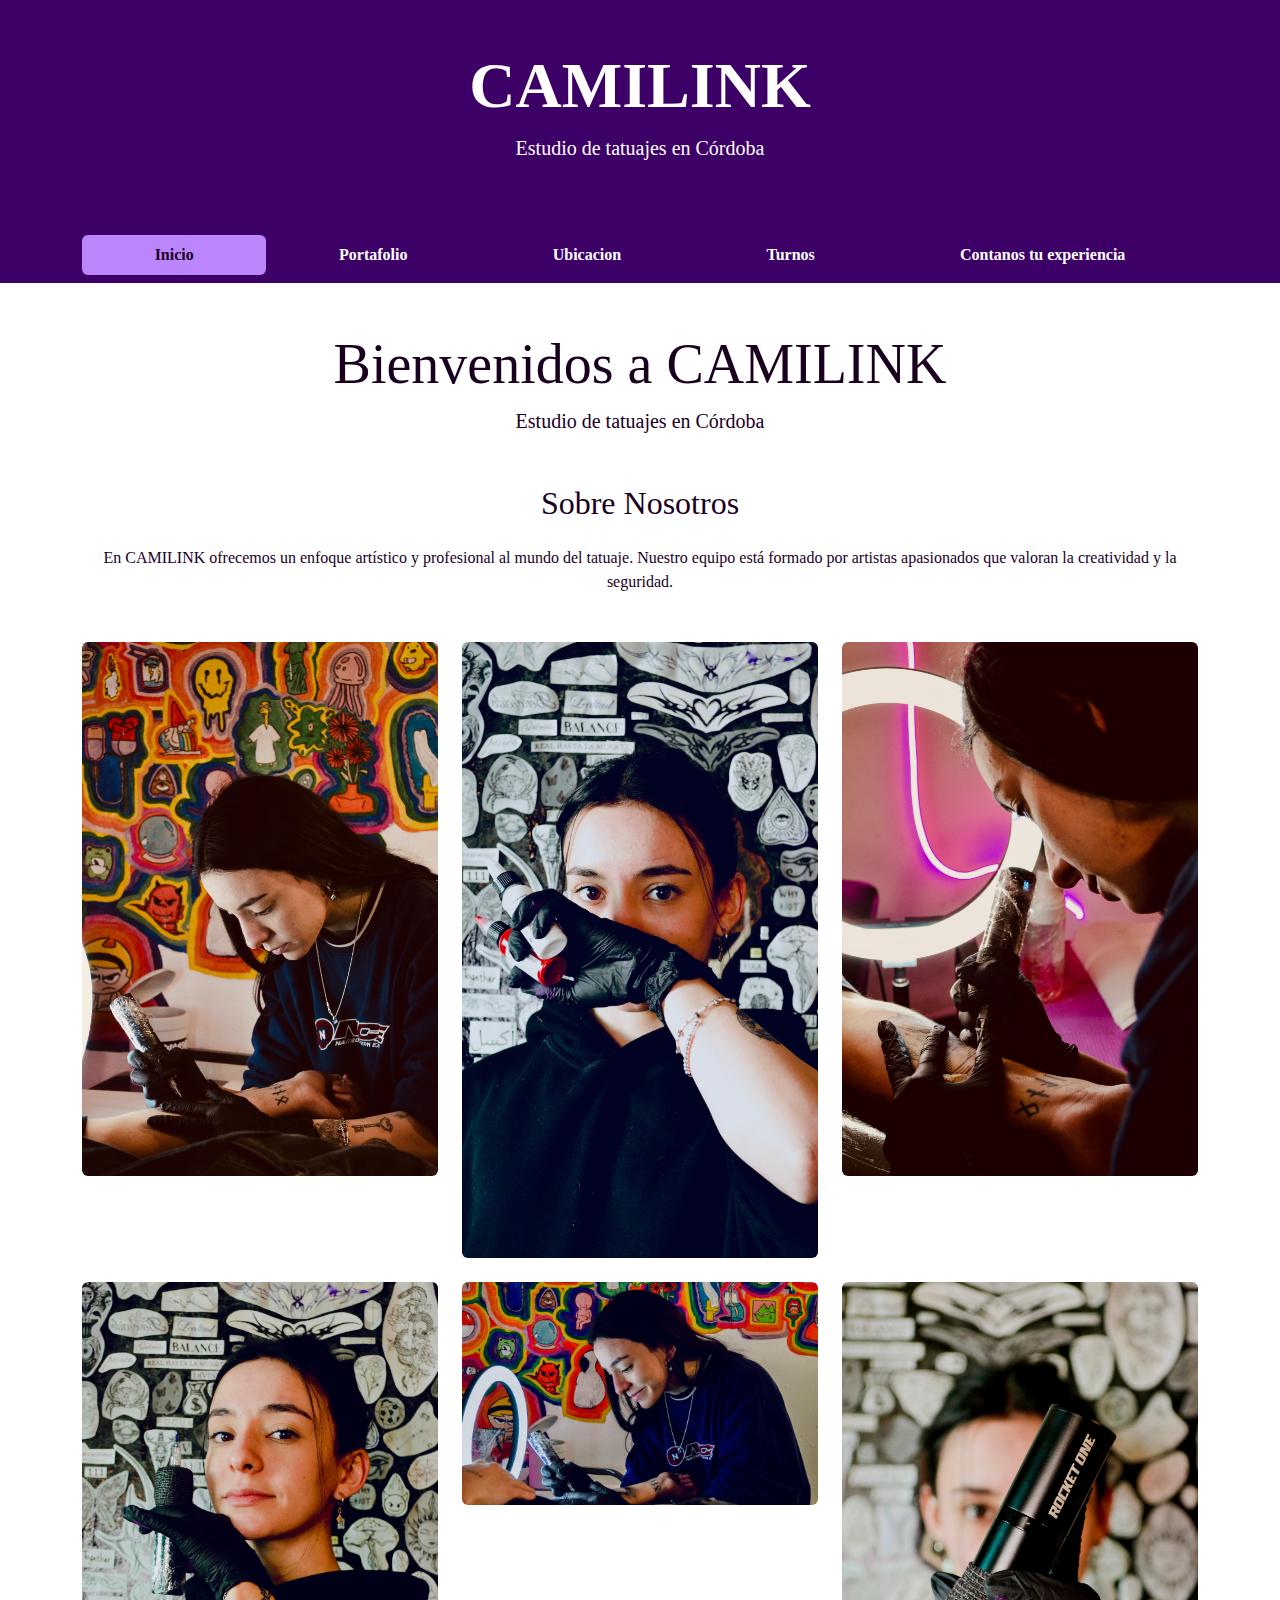
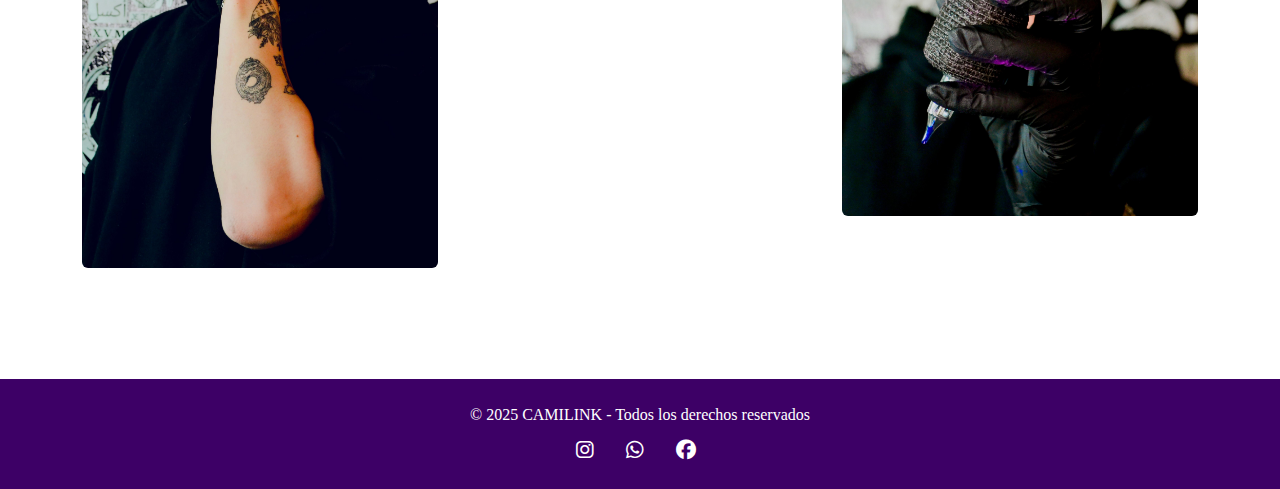
<file: index.html>
<!DOCTYPE html>
<html lang="es">
<head>
  <meta charset="UTF-8">
  <title>CAMILINK - Inicio</title>
  <meta name="viewport" content="width=device-width, initial-scale=1">
  <link href="https://cdn.jsdelivr.net/npm/bootstrap@5.3.0/dist/css/bootstrap.min.css" rel="stylesheet">
  <link rel="stylesheet" href="css/style.css">
  <link rel="stylesheet" href="https://cdnjs.cloudflare.com/ajax/libs/font-awesome/6.5.0/css/all.min.css">

</head>
<body>

<header class="text-white py-5 text-center">
  <div class="container">
    <h1 class="display-3 fw-bold">CAMILINK</h1>
    <p class="lead">Estudio de tatuajes en Córdoba</p>
  </div>

</header>

<nav class="navbar navbar-expand-lg navbar-dark sticky-top">
  <div class="container"> 
    <button class="navbar-toggler ms-auto" type="button" data-bs-toggle="collapse" data-bs-target="#menuPills">
      <span class="navbar-toggler-icon"></span>
    </button>
    <div class="collapse navbar-collapse" id="menuPills">
      <ul class="navbar-nav nav nav-pills nav-fill w-100 mt-3 mt-lg-0">
        <li class="nav-item">
          <a class="nav-link active" href="index.html">Inicio</a>
        </li>
        <li class="nav-item">
          <a class="nav-link" href="pages/portafolio.html">Portafolio</a>
        </li>
        <li class="nav-item">
          <a class="nav-link" href="pages/ubicacion.html">Ubicacion</a>
        </li>
        <li class="nav-item">
          <a class="nav-link" href="pages/turnos.html">Turnos</a>
        </li>
        <li class="nav-item">
          <a class="nav-link" href="pages/experiencia.html">Contanos tu experiencia</a>
        </li>
      </ul>
    </div>
  </div>
</nav>


<main class="py-5">
  
<div class="container text-center mb-5">
  <h1 class="display-4">Bienvenidos a CAMILINK</h1>
  <p class="lead">Estudio de tatuajes en Córdoba</p>
</div>
<div class="container mb-5">
  <h2 class="text-center mb-4">Sobre Nosotros</h2>
  <p class="text-center">En CAMILINK ofrecemos un enfoque artístico y profesional al mundo del tatuaje. Nuestro equipo está formado por artistas apasionados que valoran la creatividad y la seguridad.
  </p>
</div>

<div class="container my-5">
  <div class="row g-4">
    <div class="col-md-4">
      <img src="img/Cami (4).jpeg" class="img-fluid rounded" alt="Imagen personal">
    </div>
    <div class="col-md-4">
      <img src="img/Cami (1).jpeg" class="img-fluid rounded" alt="Imagen personal">
    </div>
    <div class="col-md-4">
      <img src="img/Cami (3).jpeg" class="img-fluid rounded" alt="Imagen personal">
    </div>
    <div class="col-md-4">
      <img src="img/Cami (5).jpeg" class="img-fluid rounded" alt="Imagen personal">
    </div>
    <div class="col-md-4">
      <img src="img/Cami (7).jpeg" class="img-fluid rounded" alt="Imagen personal">
    </div>
    <div class="col-md-4">
      <img src="img/Cami (6).jpeg" class="img-fluid rounded" alt="Imagen personal">
    </div>
  </div>
</div>

</main>

<footer class="text-white text-center py-4">
  <p class="mb-2">&copy; 2025 CAMILINK - Todos los derechos reservados</p>

  <div class="d-flex justify-content-center gap-4">
    <a href="https://instagram.com/_camilink_" target="_blank" class="text-white fs-5">
      <i class="fab fa-instagram me-2"></i>
    </a>
    <a href="https://wa.link/wkk7w1" target="_blank" class="text-white fs-5">
      <i class="fab fa-whatsapp me-2"></i>
    </a>
    <a href="https://facebook.com" target="_blank" class="text-white fs-5">
      <i class="fab fa-facebook me-2"></i>
    </a>
  </div>
</footer>
<script src="https://cdn.jsdelivr.net/npm/bootstrap@5.3.0/dist/js/bootstrap.bundle.min.js"></script>
</body>
</html>
</file>
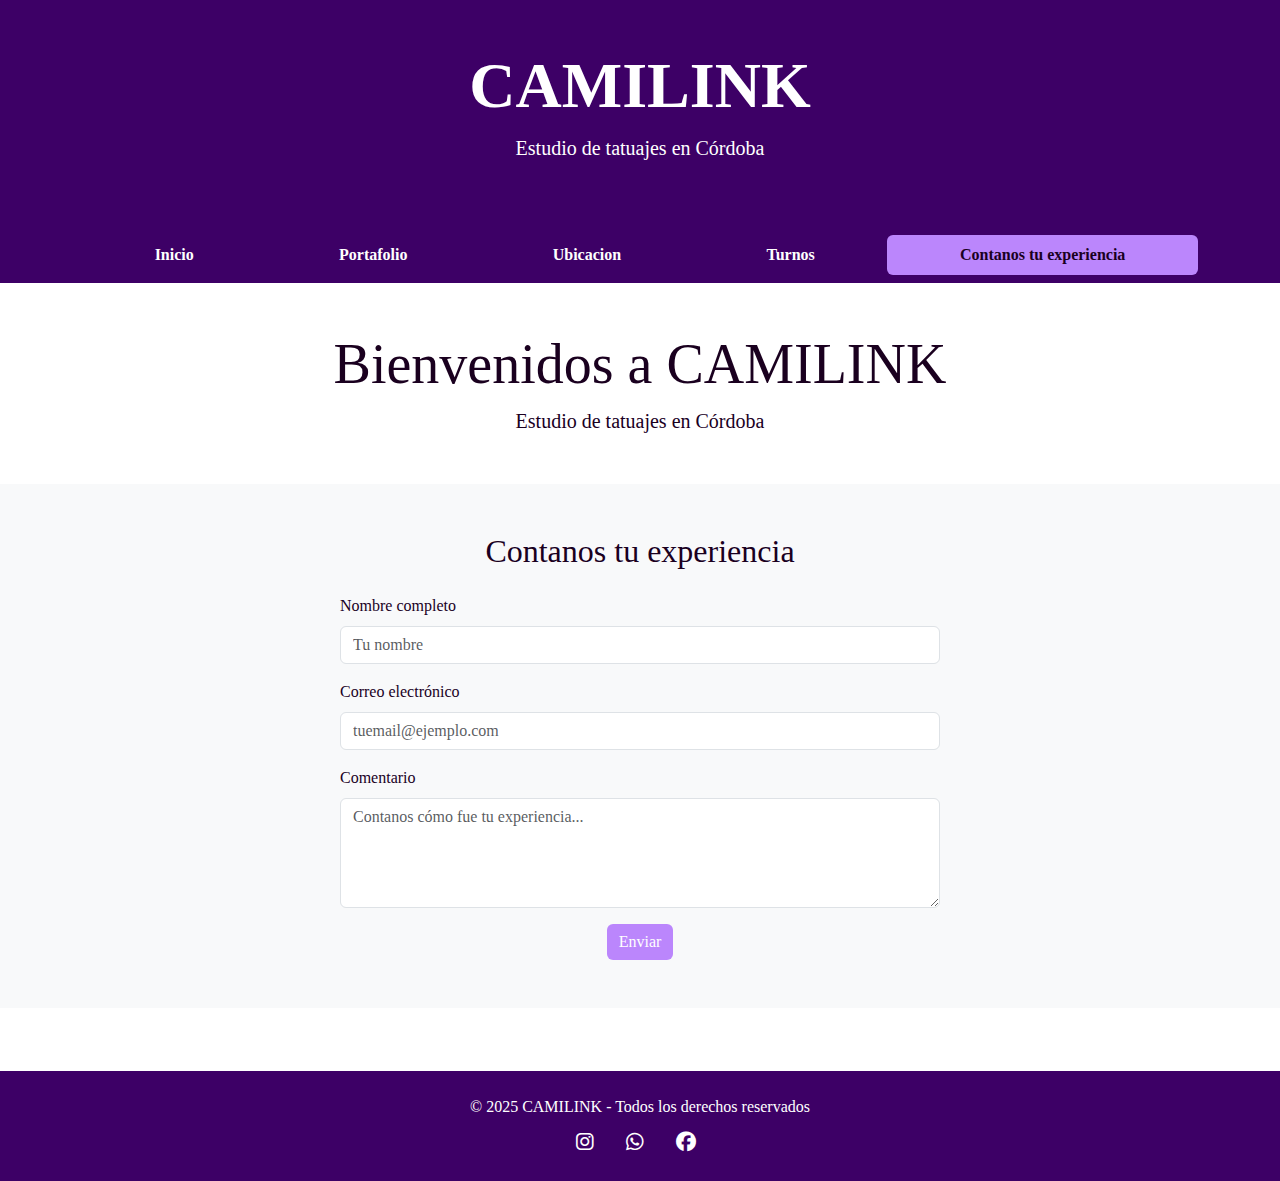
<file: pages/experiencia.html>
<!DOCTYPE html>
<html lang="es">
<head>
  <meta charset="UTF-8">
  <title>CAMILINK - Inicio</title>
  <meta name="viewport" content="width=device-width, initial-scale=1">
  <link href="https://cdn.jsdelivr.net/npm/bootstrap@5.3.0/dist/css/bootstrap.min.css" rel="stylesheet">
  <link rel="stylesheet" href="../css/style.css">
  <link rel="stylesheet" href="https://cdnjs.cloudflare.com/ajax/libs/font-awesome/6.5.0/css/all.min.css">

</head>
<body>

<header class="text-white py-5 text-center">
  <div class="container">
    <h1 class="display-3 fw-bold">CAMILINK</h1>
    <p class="lead">Estudio de tatuajes en Córdoba</p>
  </div>

</header>

<nav class="navbar navbar-expand-lg navbar-dark sticky-top">
  <div class="container"> 
    <button class="navbar-toggler ms-auto" type="button" data-bs-toggle="collapse" data-bs-target="#menuPills">
      <span class="navbar-toggler-icon"></span>
    </button>
    <div class="collapse navbar-collapse" id="menuPills">
      <ul class="navbar-nav nav nav-pills nav-fill w-100 mt-3 mt-lg-0">
        <li class="nav-item">
          <a class="nav-link" href="../index.html">Inicio</a>
        </li>
        <li class="nav-item">
          <a class="nav-link" href="../pages/portafolio.html">Portafolio</a>
        </li>
        <li class="nav-item">
          <a class="nav-link" href="../pages/ubicacion.html">Ubicacion</a>
        </li>
        <li class="nav-item">
          <a class="nav-link" href="../pages/turnos.html">Turnos</a>
        </li>
        <li class="nav-item">
          <a class="nav-link active" href="experiencia.html">Contanos tu experiencia</a>
        </li>
      </ul>
    </div>
  </div>
</nav>


<main class="py-5">
  
<div class="container text-center mb-5">
  <h1 class="display-4">Bienvenidos a CAMILINK</h1>
  <p class="lead">Estudio de tatuajes en Córdoba</p>
</div>

<section class="py-5 bg-light">
  <div class="container">
    <h2 class="text-center mb-4">Contanos tu experiencia</h2>
    <form class="mx-auto" style="max-width: 600px;">
      <div class="mb-3">
        <label for="nombre" class="form-label">Nombre completo</label>
        <input type="text" class="form-control" id="nombre" placeholder="Tu nombre" required>
      </div>

      <div class="mb-3">
        <label for="correo" class="form-label">Correo electrónico</label>
        <input type="email" class="form-control" id="correo" placeholder="tuemail@ejemplo.com" required>
      </div>

      <div class="mb-3">
        <label for="comentario" class="form-label">Comentario</label>
        <textarea class="form-control" id="comentario" rows="4" placeholder="Contanos cómo fue tu experiencia..." required></textarea>
      </div>

      <div class="text-center">
        <button type="submit" class="btn btn-primary">Enviar</button>
      </div>
    </form>
  </div>
</section>

</main>

<footer class="text-white text-center py-4">
  <p class="mb-2">&copy; 2025 CAMILINK - Todos los derechos reservados</p>

  <div class="d-flex justify-content-center gap-4">
    <a href="https://instagram.com/_camilink_" target="_blank" class="text-white fs-5">
      <i class="fab fa-instagram me-2"></i>
    </a>
    <a href="https://wa.link/wkk7w1" target="_blank" class="text-white fs-5">
      <i class="fab fa-whatsapp me-2"></i>
    </a>
    <a href="https://facebook.com" target="_blank" class="text-white fs-5">
      <i class="fab fa-facebook me-2"></i>
    </a>
  </div>
</footer>
<script src="https://cdn.jsdelivr.net/npm/bootstrap@5.3.0/dist/js/bootstrap.bundle.min.js"></script>
</body>
</html>
</file>
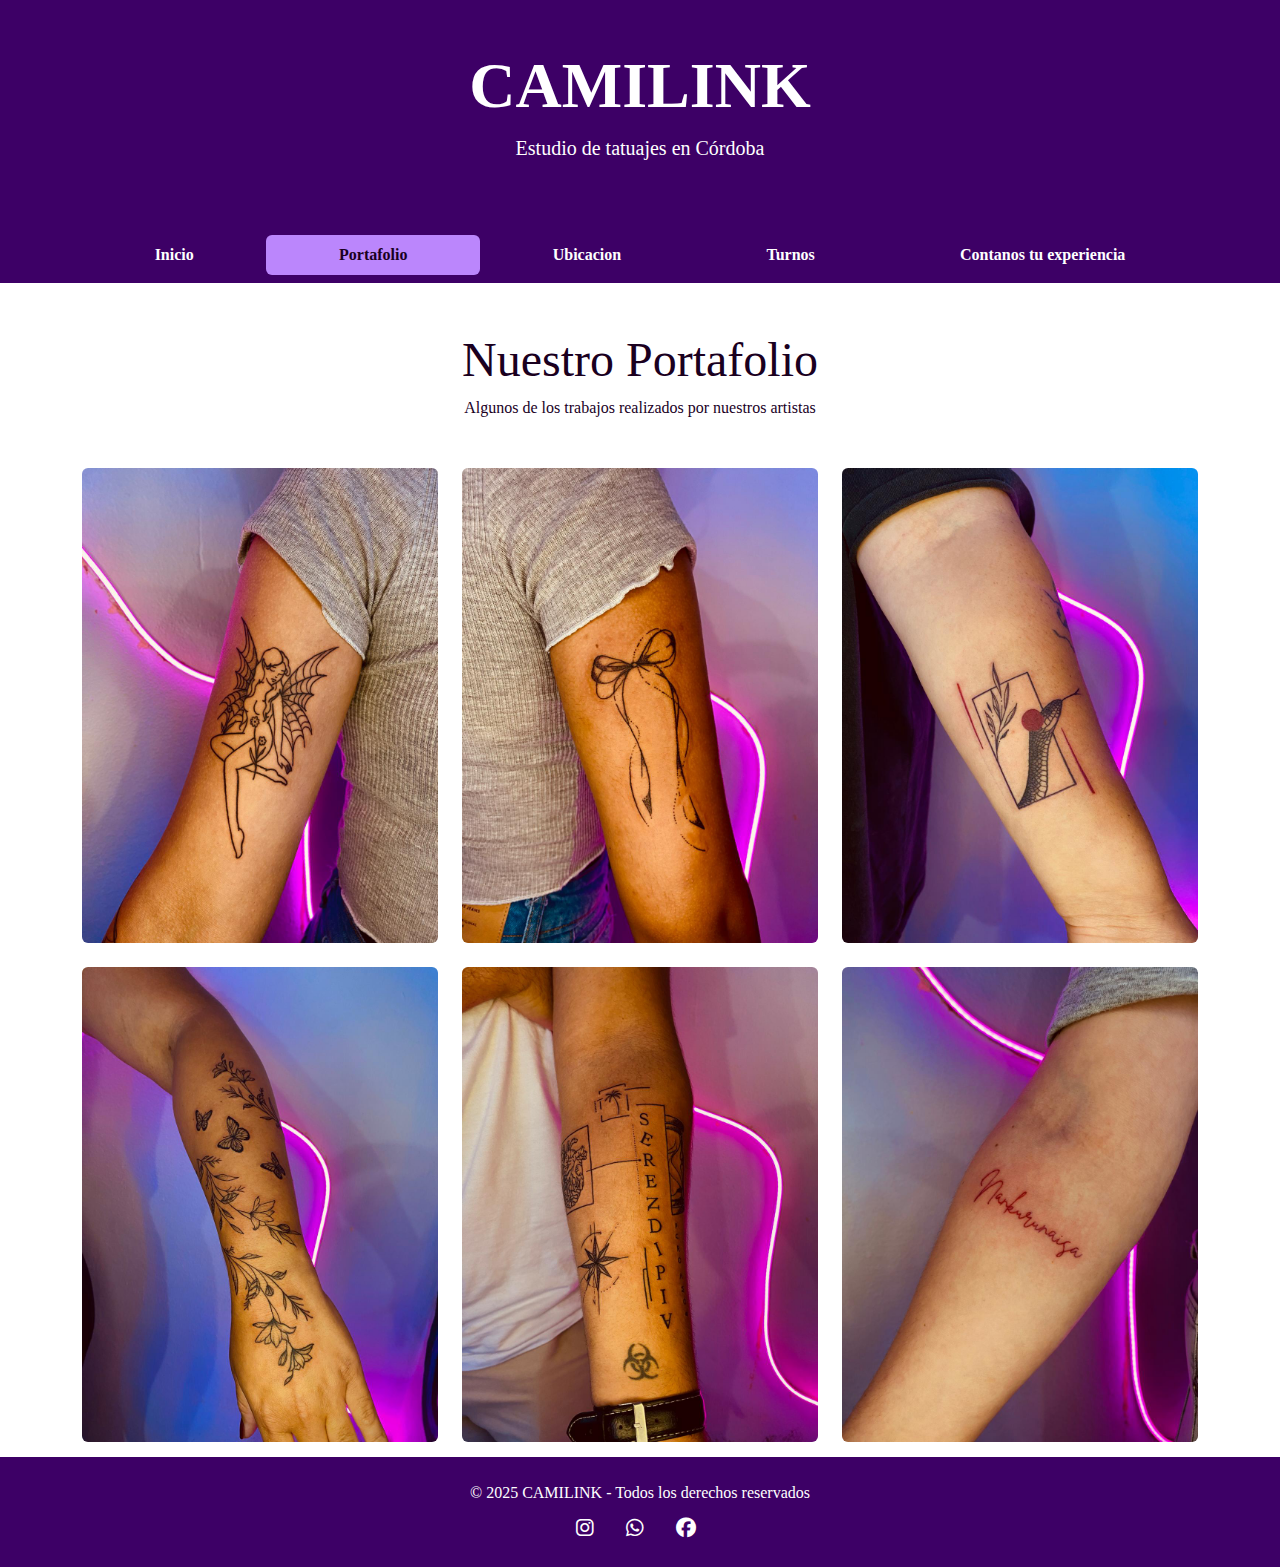
<file: pages/portafolio.html>
<!DOCTYPE html>
<html lang="es">
<head>
  <meta charset="UTF-8">
  <title>CAMILINK - Portafolio</title>
  <meta name="viewport" content="width=device-width, initial-scale=1">
  <link href="https://cdn.jsdelivr.net/npm/bootstrap@5.3.0/dist/css/bootstrap.min.css" rel="stylesheet">
  <link rel="stylesheet" href="../css/style.css">
  <link rel="stylesheet" href="https://cdnjs.cloudflare.com/ajax/libs/font-awesome/6.5.0/css/all.min.css">

</head>
<body>

<header class="text-white py-5 text-center">
  <div class="container">
    <h1 class="display-3 fw-bold">CAMILINK</h1>
    <p class="lead">Estudio de tatuajes en Córdoba</p>
  </div>
</header>


<nav class="navbar navbar-expand-lg navbar-dark sticky-top">
  <div class="container"> 
    <button class="navbar-toggler ms-auto" type="button" data-bs-toggle="collapse" data-bs-target="#menuPills">
      <span class="navbar-toggler-icon"></span>
    </button>
    <div class="collapse navbar-collapse" id="menuPills">
      <ul class="navbar-nav nav nav-pills nav-fill w-100 mt-3 mt-lg-0">
        <li class="nav-item">
          <a class="nav-link" href="../index.html">Inicio</a>
        </li>
        <li class="nav-item">
          <a class="nav-link active" href="../pages/portafolio.html">Portafolio</a>
        </li>
        <li class="nav-item">
          <a class="nav-link" href="../pages/ubicacion.html">Ubicacion</a>
        </li>
        <li class="nav-item">
          <a class="nav-link" href="../pages/turnos.html">Turnos</a>
        </li>
        <li class="nav-item">
          <a class="nav-link" href="../pages/experiencia.html">Contanos tu experiencia</a>
        </li>
      </ul>
    </div>
  </div>
</nav>

  
<div class="container text-center mb-5">
  <h1 class="display-5 mt-5">Nuestro Portafolio</h1>
  <p>Algunos de los trabajos realizados por nuestros artistas</p>
</div>

<div class="container">
  <div class="row g-4">
    <div class="col-md-4"><img src="../img/tatuaje (1).jpeg" class="img-fluid rounded" alt="Tatuaje 1"></div>
    <div class="col-md-4"><img src="../img/tatuaje (2).jpeg" class="img-fluid rounded" alt="Tatuaje 2"></div>
    <div class="col-md-4"><img src="../img/tatuaje (3).jpeg" class="img-fluid rounded" alt="Tatuaje 3"></div>
     <div class="col-md-4"><img src="../img/tatuaje (4).jpeg" class="img-fluid rounded" alt="Tatuaje 1"></div>
    <div class="col-md-4"><img src="../img/tatuaje (5).jpeg" class="img-fluid rounded" alt="Tatuaje 2"></div>
    <div class="col-md-4"><img src="../img/tatuaje (6).jpeg" class="img-fluid rounded" alt="Tatuaje 3"></div>
  </div>
</div>

</main>


<footer class="text-white text-center py-4">
  <p class="mb-2">&copy; 2025 CAMILINK - Todos los derechos reservados</p>

  <div class="d-flex justify-content-center gap-4">
    <a href="https://instagram.com/_camilink_" target="_blank" class="text-white fs-5">
      <i class="fab fa-instagram me-2"></i>
    </a>
    <a href="https://wa.link/wkk7w1" target="_blank" class="text-white fs-5">
      <i class="fab fa-whatsapp me-2"></i>
    </a>
    <a href="https://facebook.com" target="_blank" class="text-white fs-5">
      <i class="fab fa-facebook me-2"></i>
    </a>
  </div>
</footer>

<script src="https://cdn.jsdelivr.net/npm/bootstrap@5.3.0/dist/js/bootstrap.bundle.min.js"></script>
</body>
</html>
</file>
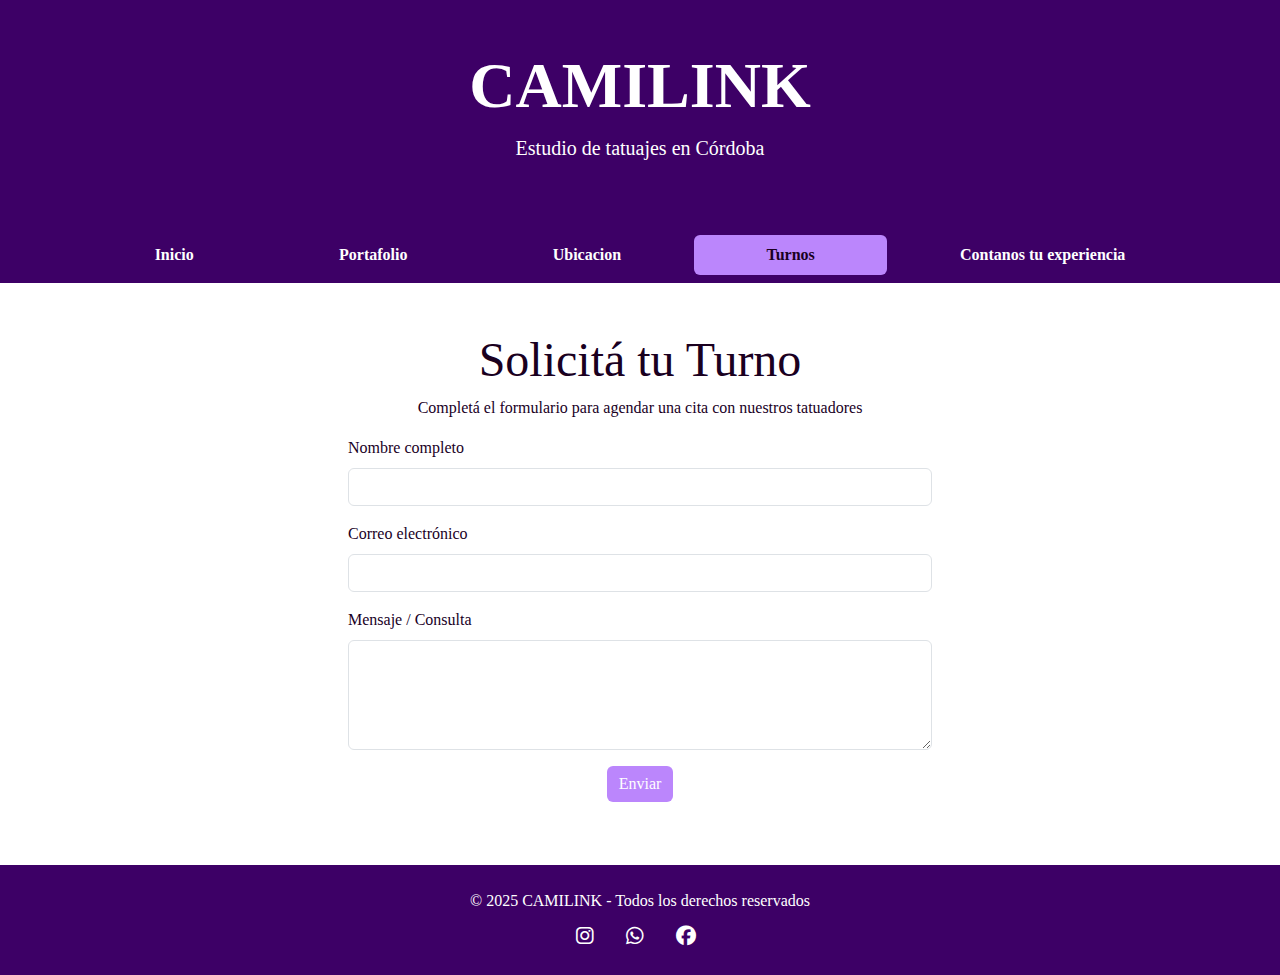
<file: pages/turnos.html>
<!DOCTYPE html>
<html lang="es">
<head>
  <meta charset="UTF-8">
  <title>CAMILINK - Turnos</title>
  <meta name="viewport" content="width=device-width, initial-scale=1">
  <link href="https://cdn.jsdelivr.net/npm/bootstrap@5.3.0/dist/css/bootstrap.min.css" rel="stylesheet">
  <link rel="stylesheet" href="../css/style.css">
  <link rel="stylesheet" href="https://cdnjs.cloudflare.com/ajax/libs/font-awesome/6.5.0/css/all.min.css">

</head>
<body>

<header class="text-white py-5 text-center">
  <div class="container">
    <h1 class="display-3 fw-bold">CAMILINK</h1>
    <p class="lead">Estudio de tatuajes en Córdoba</p>
  </div>
</header>

<nav class="navbar navbar-expand-lg navbar-dark sticky-top">
  <div class="container"> 
    <button class="navbar-toggler ms-auto" type="button" data-bs-toggle="collapse" data-bs-target="#menuPills">
      <span class="navbar-toggler-icon"></span>
    </button>
    <div class="collapse navbar-collapse" id="menuPills">
      <ul class="navbar-nav nav nav-pills nav-fill w-100 mt-3 mt-lg-0">
        <li class="nav-item">
          <a class="nav-link" href="../index.html">Inicio</a>
        </li>
        <li class="nav-item">
          <a class="nav-link" href="../pages/portafolio.html">Portafolio</a>
        </li>
        <li class="nav-item">
          <a class="nav-link" href="../pages/ubicacion.html">Ubicacion</a>
        </li>
        <li class="nav-item">
          <a class="nav-link active" href="../pages/turnos.html">Turnos</a>
        </li>
        <li class="nav-item">
          <a class="nav-link" href="../pages/experiencia.html">Contanos tu experiencia</a>
        </li>
      </ul>
    </div>
  </div>
</nav>
  
<div class="container text-center mt-5 ">
  <h1 class="display-5">Solicitá tu Turno</h1>
  <p>Completá el formulario para agendar una cita con nuestros tatuadores</p>
</div>

<div class="container">
  <form class="row g-3 mx-auto" style="max-width: 600px;">
    <div class="col-12">
      <label for="nombre" class="form-label">Nombre completo</label>
      <input type="text" class="form-control" id="nombre" required>
    </div>
    <div class="col-12">
      <label for="email" class="form-label">Correo electrónico</label>
      <input type="email" class="form-control" id="email" required>
    </div>
    <div class="col-12">
      <label for="comentario" class="form-label">Mensaje / Consulta</label>
      <textarea class="form-control" id="comentario" rows="4" required></textarea>
    </div>
    <div class="col-12 text-center mb-5">
      <button type="submit" class="btn btn-primary">Enviar</button>
    </div>
  </form>
</div>

</main>


<footer class="text-white text-center py-4">
  <p class="mb-2">&copy; 2025 CAMILINK - Todos los derechos reservados</p>

  <div class="d-flex justify-content-center gap-4">
    <a href="https://instagram.com/_camilink_" target="_blank" class="text-white fs-5">
      <i class="fab fa-instagram me-2"></i>
    </a>
    <a href="https://wa.link/wkk7w1" target="_blank" class="text-white fs-5">
      <i class="fab fa-whatsapp me-2"></i>
    </a>
    <a href="https://facebook.com" target="_blank" class="text-white fs-5">
      <i class="fab fa-facebook me-2"></i>
    </a>
  </div>
</footer>

<script src="https://cdn.jsdelivr.net/npm/bootstrap@5.3.0/dist/js/bootstrap.bundle.min.js"></script>
</body>
</html>
</file>
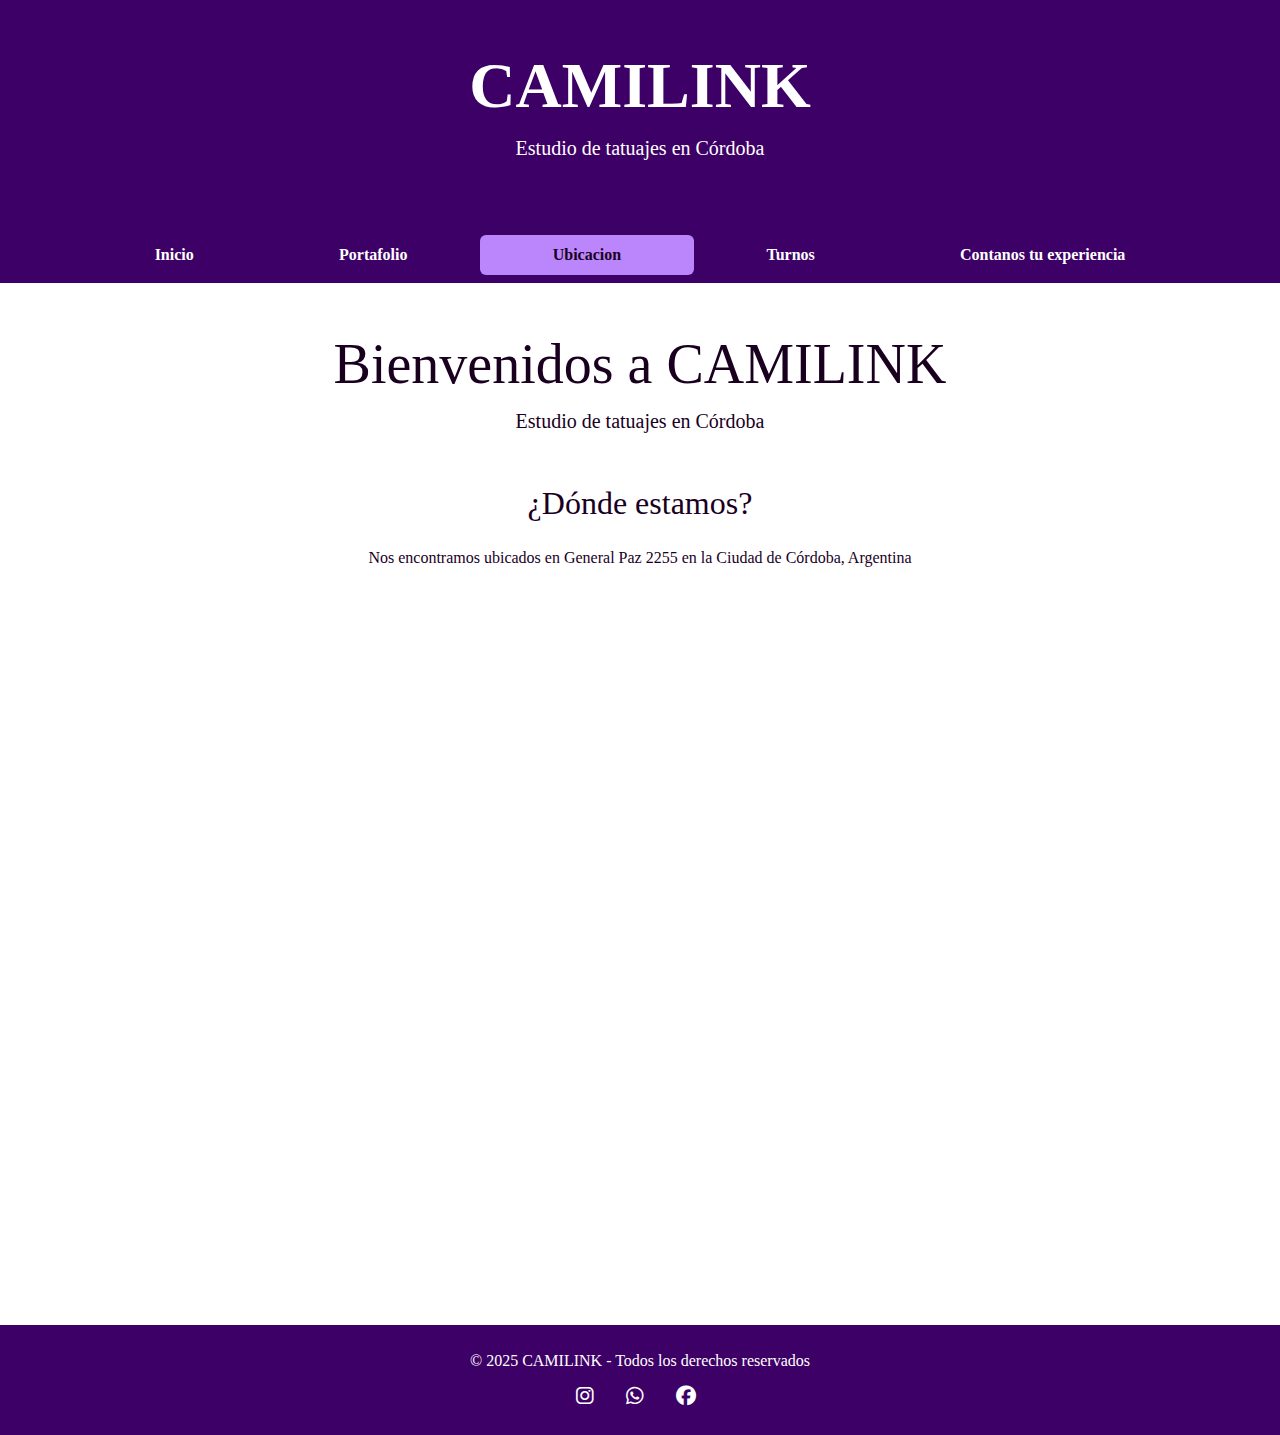
<file: pages/ubicacion.html>
<!DOCTYPE html>
<html lang="es">
<head>
  <meta charset="UTF-8">
  <title>CAMILINK - Ubicacion</title>
  <meta name="viewport" content="width=device-width, initial-scale=1">
  <link href="https://cdn.jsdelivr.net/npm/bootstrap@5.3.0/dist/css/bootstrap.min.css" rel="stylesheet">
  <link rel="stylesheet" href="../css/style.css">
  <link rel="stylesheet" href="https://cdnjs.cloudflare.com/ajax/libs/font-awesome/6.5.0/css/all.min.css">

</head>
<body>

<header class="text-white py-5 text-center">
  <div class="container">
    <h1 class="display-3 fw-bold">CAMILINK</h1>
    <p class="lead">Estudio de tatuajes en Córdoba</p>
  </div>

</header>

<nav class="navbar navbar-expand-lg navbar-dark sticky-top">
  <div class="container"> 
    <button class="navbar-toggler ms-auto" type="button" data-bs-toggle="collapse" data-bs-target="#menuPills">
      <span class="navbar-toggler-icon"></span>
    </button>
    <div class="collapse navbar-collapse" id="menuPills">
      <ul class="navbar-nav nav nav-pills nav-fill w-100 mt-3 mt-lg-0">
        <li class="nav-item">
          <a class="nav-link" href="../index.html">Inicio</a>
        </li>
        <li class="nav-item">
          <a class="nav-link" href="../pages/portafolio.html">Portafolio</a>
        </li>
        <li class="nav-item">
          <a class="nav-link active" href="../pages/ubicacion.html">Ubicacion</a>
        </li>
        <li class="nav-item">
          <a class="nav-link" href="../pages/turnos.html">Turnos</a>
        </li>
        <li class="nav-item">
          <a class="nav-link" href="../pages/experiencia.html">Contanos tu experiencia</a>
        </li>
      </ul>
    </div>
  </div>
</nav>


<main class="py-5">
  
<div class="container text-center mb-5">
  <h1 class="display-4">Bienvenidos a CAMILINK</h1>
  <p class="lead">Estudio de tatuajes en Córdoba</p>
</div>

<div class="container mb-5">
  <h2 class="text-center mb-4">¿Dónde estamos?</h2>
  <p class="text-center">Nos encontramos ubicados en General Paz 2255 en la Ciudad de Córdoba, Argentina</p>
  <div class="ratio ratio-16x9">
  <iframe src="https://www.google.com/maps/embed?pb=!1m18!1m12!1m3!1d6811.7752894587575!2d-64.18252221797142!3d-31.389661407941585!2m3!1f0!2f0!3f0!3m2!1i1024!2i768!4f13.1!3m3!1m2!1s0x9432984200999db3%3A0xefbabdf895978028!2sGral.%20Paz%202255%2C%20X5000%20C%C3%B3rdoba!5e0!3m2!1ses!2sar!4v1750117632277!5m2!1ses!2sar" width="600" height="450" style="border:0;" allowfullscreen="" loading="lazy" referrerpolicy="no-referrer-when-downgrade">
  </iframe>
</div>
</div>

</main>

<footer class="text-white text-center py-4">
  <p class="mb-2">&copy; 2025 CAMILINK - Todos los derechos reservados</p>

  <div class="d-flex justify-content-center gap-4">
    <a href="https://instagram.com/_camilink_" target="_blank" class="text-white fs-5">
      <i class="fab fa-instagram me-2"></i>
    </a>
    <a href="https://wa.link/wkk7w1" target="_blank" class="text-white fs-5">
      <i class="fab fa-whatsapp me-2"></i>
    </a>
    <a href="https://facebook.com" target="_blank" class="text-white fs-5">
      <i class="fab fa-facebook me-2"></i>
    </a>
  </div>
</footer>
<script src="https://cdn.jsdelivr.net/npm/bootstrap@5.3.0/dist/js/bootstrap.bundle.min.js"></script>
</body>
</html>
</file>
<file: css/style.css>
nav {
  background-color: #3d0066;
}

.nav-pills .nav-link {
  background-color: transparent;
  color: #ffffff;
  font-weight: bold;
  transition: background-color 0.3s, color 0.3s;
}

.nav-pills .nav-link.active {
  background-color: #bb86fc;
  color: #1a001f;
}

.nav-pills .nav-link:hover:not(.active):not(.disabled) {
  background-color: #a85cf9;
  color: #ffffff;
}

.nav-pills .nav-link.disabled {
  color: #ccc;
}

body {
  background-color: #ffffff;
  color: #1a001f;
  font-family: 'Lora', serif;
  margin: 0;
  padding: 0;
}


header {
  background-color: #3d0066;
  color: #ffffff;
  padding: 60px 20px;
  text-align: center;
}

header h1 {
  font-size: 3rem;
  font-weight: bold;
}

header p {
  font-size: 1.2rem;
}

.btn-primary {
  background-color: #bb86fc;
  border: none;
}

.btn-primary:hover {
  background-color: #a85cf9;
  color: #fff;
}

footer {
  background-color: #3d0066;
  color: white;
  margin-top: 15px;
}
</file>
